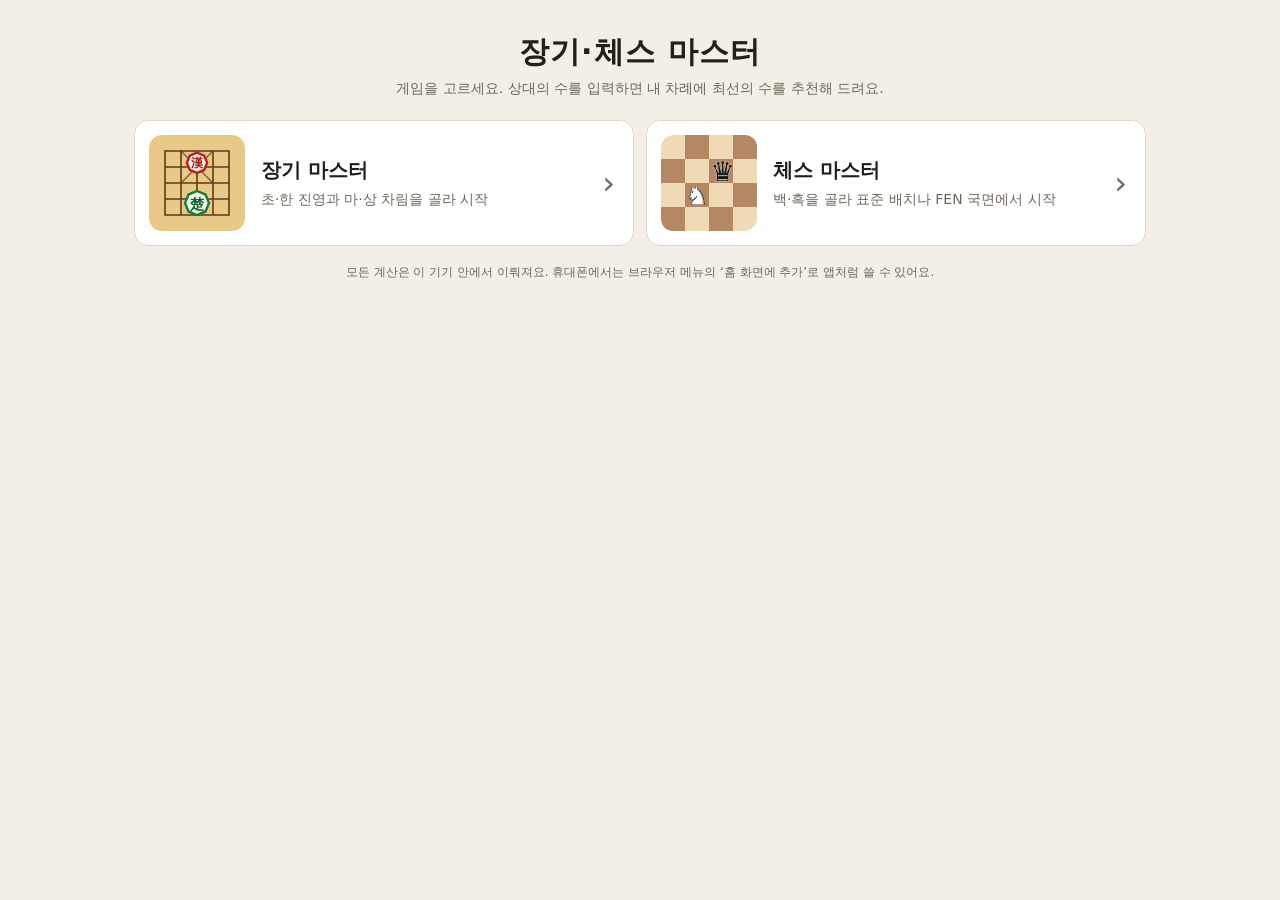
<file: index.html>
<!doctype html>
<html lang="ko">
<head>
<meta charset="utf-8">
<meta name="viewport" content="width=device-width, initial-scale=1, viewport-fit=cover">
<meta name="theme-color" content="#1f5f3a">
<meta name="apple-mobile-web-app-capable" content="yes">
<meta name="mobile-web-app-capable" content="yes">
<title>장기·체스 마스터</title>
<link rel="manifest" href="manifest.webmanifest">
<link rel="icon" href="icon.svg" type="image/svg+xml">
<link rel="apple-touch-icon" href="icon-192.png">
<link rel="stylesheet" href="style.css">
</head>
<body>
<div id="app">
  <header class="hero">
    <h1>장기·체스 마스터</h1>
    <p>게임을 고르세요. 상대의 수를 입력하면 내 차례에 최선의 수를 추천해 드려요.</p>
  </header>

  <nav class="games">
    <a class="game-card janggi" href="janggi.html">
      <svg class="game-art" viewBox="0 0 120 120" aria-hidden="true">
        <rect width="120" height="120" rx="16" fill="#e9c987"/>
        <g stroke="#5a3d1a" stroke-width="2" fill="none">
          <path d="M20 20H100V100H20Z M20 40H100 M20 60H100 M20 80H100 M40 20V100 M60 20V100 M80 20V100"/>
          <path d="M40 20L80 60 M80 20L40 60" opacity=".7"/>
        </g>
        <polygon points="60,70 70.6,74.4 75,85 70.6,95.6 60,100 49.4,95.6 45,85 49.4,74.4" fill="#eef8ea" stroke="#1f7a3a" stroke-width="3"/>
        <text x="60" y="86" font-size="18" font-weight="800" text-anchor="middle" dominant-baseline="central" fill="#14612b" font-family="serif">楚</text>
        <polygon points="60,22 69,25.7 72.7,34.7 69,43.7 60,47.4 51,43.7 47.3,34.7 51,25.7" fill="#fdeeea" stroke="#b3261e" stroke-width="3"/>
        <text x="60" y="35.5" font-size="15" font-weight="800" text-anchor="middle" dominant-baseline="central" fill="#a11d16" font-family="serif">漢</text>
      </svg>
      <div class="game-text">
        <h2>장기 마스터</h2>
        <p>초·한 진영과 마·상 차림을 골라 시작</p>
        <span class="saved" id="saved-janggi" hidden></span>
      </div>
      <span class="go" aria-hidden="true">›</span>
    </a>

    <a class="game-card chess" href="chess.html">
      <svg class="game-art" viewBox="0 0 120 120" aria-hidden="true">
        <rect width="120" height="120" rx="16" fill="#f0d9b5"/>
        <g fill="#b58863">
          <rect x="30" y="0" width="30" height="30"/><rect x="90" y="0" width="30" height="30"/>
          <rect x="0" y="30" width="30" height="30"/><rect x="60" y="30" width="30" height="30"/>
          <rect x="30" y="60" width="30" height="30"/><rect x="90" y="60" width="30" height="30"/>
          <rect x="0" y="90" width="30" height="30"/><rect x="60" y="90" width="30" height="30"/>
        </g>
        <text x="45" y="76" class="art-pc pc-wf">♞&#xFE0E;</text><text x="45" y="76" class="art-pc pc-wl">♘&#xFE0E;</text>
        <text x="77" y="46" class="art-pc pc-b">♛&#xFE0E;</text>
      </svg>
      <div class="game-text">
        <h2>체스 마스터</h2>
        <p>백·흑을 골라 표준 배치나 FEN 국면에서 시작</p>
        <span class="saved" id="saved-chess" hidden></span>
      </div>
      <span class="go" aria-hidden="true">›</span>
    </a>
  </nav>

  <p class="foot">모든 계산은 이 기기 안에서 이뤄져요. 휴대폰에서는 브라우저 메뉴의 ‘홈 화면에 추가’로 앱처럼 쓸 수 있어요.</p>
</div>
<script>
  (function () {
    const show = (key, id) => {
      try {
        const s = JSON.parse(localStorage.getItem(key));
        if (s && s.moves && s.moves.length) { const el = document.getElementById(id); el.textContent = `진행 중인 대국 ${s.moves.length}수`; el.hidden = false; }
      } catch (e) { /* 저장소를 못 쓰면 표시만 생략 */ }
    };
    show('janggi-master-v1', 'saved-janggi');
    show('chess-master-v1', 'saved-chess');
    if ('serviceWorker' in navigator && location.protocol.startsWith('http')) navigator.serviceWorker.register('sw.js').catch(() => {});
  })();
</script>
</body>
</html>
</file>
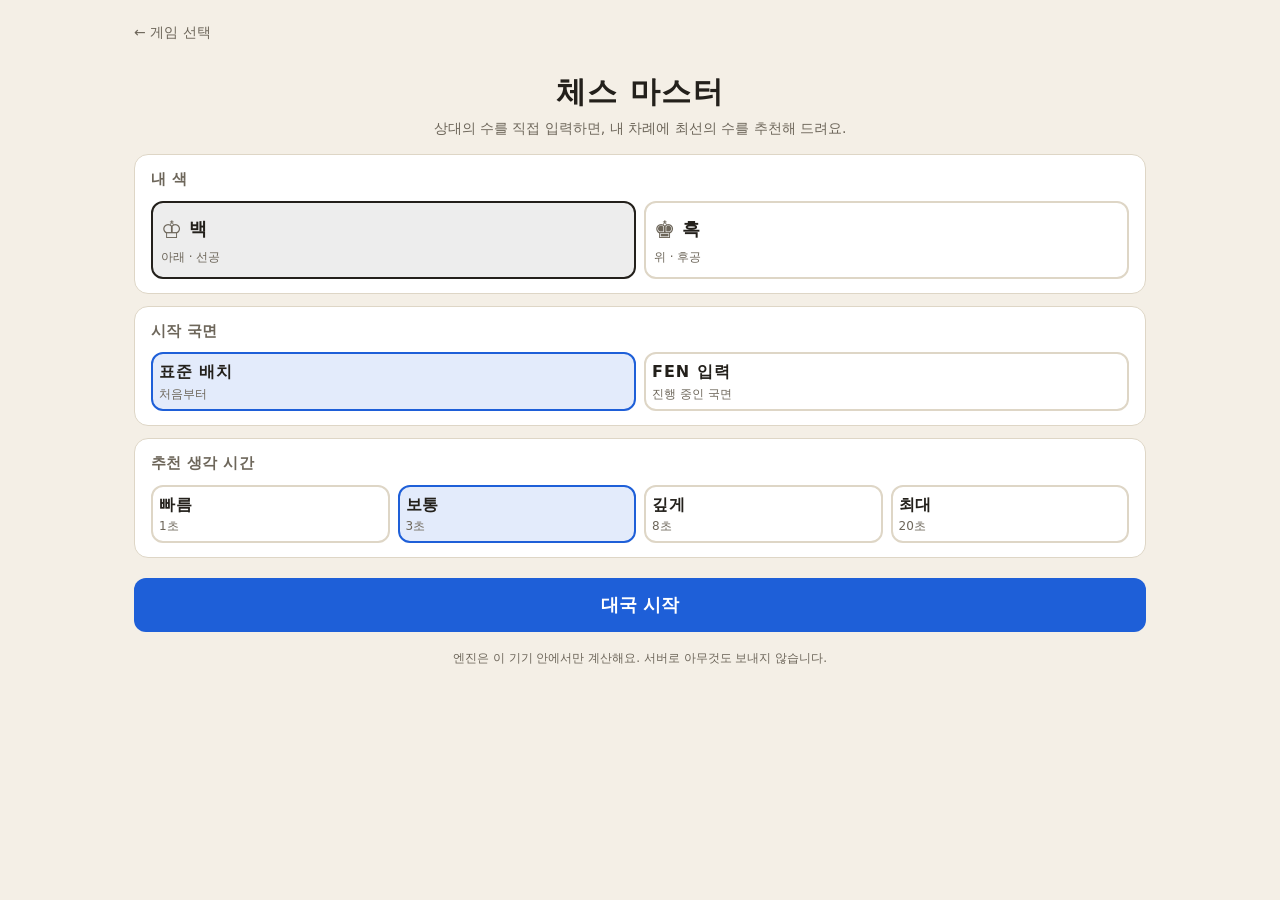
<file: chess.html>
<!doctype html>
<html lang="ko">
<head>
<meta charset="utf-8">
<meta name="viewport" content="width=device-width, initial-scale=1, viewport-fit=cover">
<meta name="theme-color" content="#1f5f3a">
<meta name="apple-mobile-web-app-capable" content="yes">
<meta name="mobile-web-app-capable" content="yes">
<title>체스 마스터</title>
<link rel="manifest" href="manifest.webmanifest">
<link rel="icon" href="icon.svg" type="image/svg+xml">
<link rel="apple-touch-icon" href="icon-192.png">
<link rel="stylesheet" href="style.css">
</head>
<body class="chess">
<div id="app">

  <!-- 시작 설정 -->
  <section id="setup" class="screen">
    <a class="back" href="index.html">← 게임 선택</a>
    <header class="hero">
      <h1>체스 마스터</h1>
      <p>상대의 수를 직접 입력하면, 내 차례에 최선의 수를 추천해 드려요.</p>
    </header>

    <div class="card">
      <h2>내 색</h2>
      <div class="seg" id="seg-me" role="radiogroup" aria-label="내 색">
        <button type="button" role="radio" data-v="1" class="white on"><b><span class="gl">♔&#xFE0E;</span> 백</b><span>아래 · 선공</span></button>
        <button type="button" role="radio" data-v="-1" class="black"><b><span class="gl">♚&#xFE0E;</span> 흑</b><span>위 · 후공</span></button>
      </div>
    </div>

    <div class="card">
      <h2>시작 국면</h2>
      <div class="seg small" id="seg-start" role="radiogroup" aria-label="시작 국면">
        <button type="button" role="radio" data-v="std" class="on"><b>표준 배치</b><span>처음부터</span></button>
        <button type="button" role="radio" data-v="fen"><b>FEN 입력</b><span>진행 중인 국면</span></button>
      </div>
      <div id="fen-box" hidden>
        <textarea id="fen-input" rows="2" spellcheck="false" autocapitalize="off" autocomplete="off" placeholder="예) r1bqkbnr/pppp1ppp/2n5/4p3/4P3/5N2/PPPP1PPP/RNBQKB1R w KQkq - 2 3"></textarea>
        <p class="hint" id="fen-msg">체스 사이트의 ‘FEN 복사’ 값을 붙여 넣으세요. 둘 차례도 FEN에 들어 있어요.</p>
      </div>
    </div>

    <div class="card">
      <h2>추천 생각 시간</h2>
      <div class="seg small" id="seg-time" role="radiogroup" aria-label="생각 시간">
        <button type="button" role="radio" data-v="1000"><b>빠름</b><span>1초</span></button>
        <button type="button" role="radio" data-v="3000" class="on"><b>보통</b><span>3초</span></button>
        <button type="button" role="radio" data-v="8000"><b>깊게</b><span>8초</span></button>
        <button type="button" role="radio" data-v="20000"><b>최대</b><span>20초</span></button>
      </div>
    </div>

    <button id="btn-start" class="primary big" type="button">대국 시작</button>
    <button id="btn-resume" class="ghost big" type="button" hidden>이어서 두기</button>
    <p class="foot">엔진은 이 기기 안에서만 계산해요. 서버로 아무것도 보내지 않습니다.</p>
  </section>

  <!-- 대국 화면 -->
  <section id="game" class="screen" hidden>
    <div id="turnbar" class="turnbar">
      <span id="turn-dot" class="dot"></span>
      <span id="turn-text"></span>
      <span id="turn-badge" class="badge" hidden></span>
    </div>

    <div class="board-wrap">
      <svg id="board" viewBox="0 0 480 480" role="img" aria-label="체스판"></svg>
    </div>

    <div class="side">
    <div class="bar three" id="controls">
      <button id="btn-undo" type="button">↶ 무르기</button>
      <button id="btn-flip" type="button">⇅ 뒤집기</button>
      <button id="btn-menu" type="button">☰ 메뉴</button>
    </div>

    <div class="card reco" id="reco" aria-live="polite"></div>

    <details class="card" id="history-card">
      <summary>기보 <small id="hist-count"></small></summary>
      <ol id="history" class="chess-hist"></ol>
    </details>

    <details class="card" id="settings-card">
      <summary>설정</summary>
      <div class="setting">
        <span>생각 시간</span>
        <select id="sel-time">
          <option value="1000">빠름 (1초)</option>
          <option value="3000">보통 (3초)</option>
          <option value="8000">깊게 (8초)</option>
          <option value="20000">최대 (20초)</option>
        </select>
      </div>
      <label class="setting"><span>상대 차례에도 예상 수 보기</span><input type="checkbox" id="chk-opp"></label>
      <div class="setting"><span>추천 후보 수</span>
        <select id="sel-pv"><option value="1">1개</option><option value="2">2개</option><option value="3" selected>3개</option></select>
      </div>
    </details>
    </div>
  </section>
</div>

<!-- 메뉴 -->
<dialog id="dlg-menu">
  <form method="dialog">
    <h3>메뉴</h3>
    <button value="new" class="primary">새 대국 설정으로 돌아가기</button>
    <button value="restart">같은 설정으로 다시 시작</button>
    <button value="fen">현재 국면 FEN 복사</button>
    <button value="pgn">기보(PGN) 복사</button>
    <button value="home">게임 선택 화면으로</button>
    <button value="close" class="ghost">닫기</button>
  </form>
</dialog>

<!-- 프로모션 선택 -->
<dialog id="dlg-promo">
  <form method="dialog">
    <h3>어떤 기물로 승격할까요?</h3>
    <div class="promo-row" id="promo-row"></div>
    <button value="cancel" class="ghost">취소</button>
  </form>
</dialog>

<div id="toast" class="toast" hidden></div>

<script src="chess-engine.js"></script>
<script src="chess-app.js"></script>
</body>
</html>
</file>
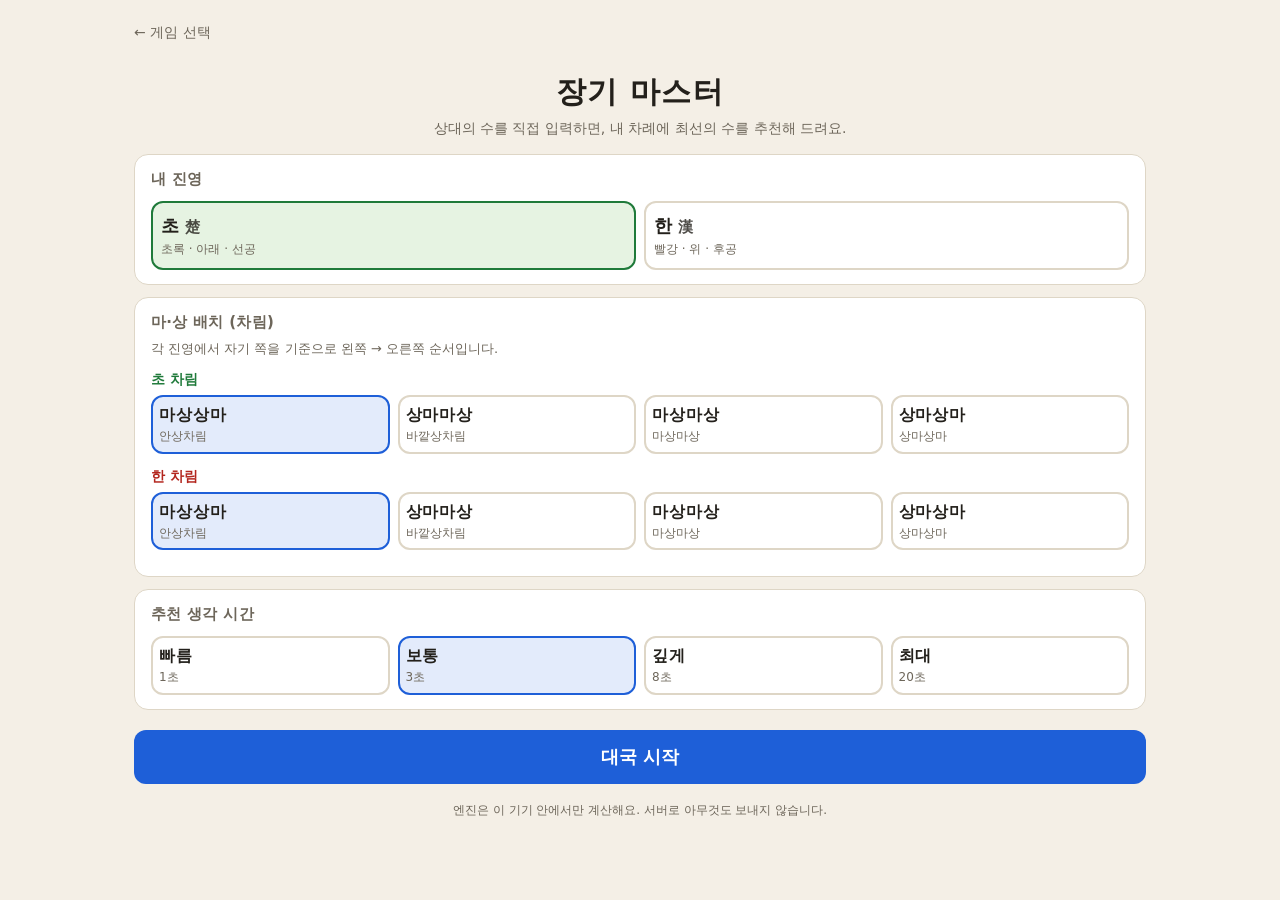
<file: janggi.html>
<!doctype html>
<html lang="ko">
<head>
<meta charset="utf-8">
<meta name="viewport" content="width=device-width, initial-scale=1, viewport-fit=cover">
<meta name="theme-color" content="#1f5f3a">
<meta name="apple-mobile-web-app-capable" content="yes">
<meta name="mobile-web-app-capable" content="yes">
<title>장기 마스터</title>
<link rel="manifest" href="manifest.webmanifest">
<link rel="icon" href="icon.svg" type="image/svg+xml">
<link rel="apple-touch-icon" href="icon-192.png">
<link rel="stylesheet" href="style.css">
</head>
<body>
<div id="app">

  <!-- 시작 설정 -->
  <section id="setup" class="screen">
    <a class="back" href="index.html">← 게임 선택</a>
    <header class="hero">
      <h1>장기 마스터</h1>
      <p>상대의 수를 직접 입력하면, 내 차례에 최선의 수를 추천해 드려요.</p>
    </header>

    <div class="card">
      <h2>내 진영</h2>
      <div class="seg" id="seg-me" role="radiogroup" aria-label="내 진영">
        <button type="button" role="radio" data-v="1" class="cho on"><b>초 <small>楚</small></b><span>초록 · 아래 · 선공</span></button>
        <button type="button" role="radio" data-v="-1" class="han"><b>한 <small>漢</small></b><span>빨강 · 위 · 후공</span></button>
      </div>
    </div>

    <div class="card">
      <h2>마·상 배치 (차림)</h2>
      <p class="hint">각 진영에서 자기 쪽을 기준으로 왼쪽 → 오른쪽 순서입니다.</p>
      <div class="form-row">
        <label class="lab cho-t">초 차림</label>
        <div class="seg small" id="seg-cho" role="radiogroup" aria-label="초 차림"></div>
      </div>
      <div class="form-row">
        <label class="lab han-t">한 차림</label>
        <div class="seg small" id="seg-han" role="radiogroup" aria-label="한 차림"></div>
      </div>
    </div>

    <div class="card">
      <h2>추천 생각 시간</h2>
      <div class="seg small" id="seg-time" role="radiogroup" aria-label="생각 시간">
        <button type="button" role="radio" data-v="1000"><b>빠름</b><span>1초</span></button>
        <button type="button" role="radio" data-v="3000" class="on"><b>보통</b><span>3초</span></button>
        <button type="button" role="radio" data-v="8000"><b>깊게</b><span>8초</span></button>
        <button type="button" role="radio" data-v="20000"><b>최대</b><span>20초</span></button>
      </div>
    </div>

    <button id="btn-start" class="primary big" type="button">대국 시작</button>
    <button id="btn-resume" class="ghost big" type="button" hidden>이어서 두기</button>
    <p class="foot">엔진은 이 기기 안에서만 계산해요. 서버로 아무것도 보내지 않습니다.</p>
  </section>

  <!-- 대국 화면 -->
  <section id="game" class="screen" hidden>
    <div id="turnbar" class="turnbar">
      <span id="turn-dot" class="dot"></span>
      <span id="turn-text"></span>
      <span id="turn-badge" class="badge" hidden></span>
    </div>

    <div class="board-wrap">
      <svg id="board" viewBox="0 0 520 576" role="img" aria-label="장기판"></svg>
    </div>

    <div class="side">
    <div class="bar" id="controls">
      <button id="btn-undo" type="button">↶ 무르기</button>
      <button id="btn-pass" type="button">한수쉼</button>
      <button id="btn-flip" type="button">⇅ 뒤집기</button>
      <button id="btn-menu" type="button">☰ 메뉴</button>
    </div>

    <div class="card reco" id="reco" aria-live="polite"></div>

    <details class="card" id="history-card">
      <summary>기보 <small id="hist-count"></small></summary>
      <ol id="history"></ol>
    </details>

    <details class="card" id="settings-card">
      <summary>설정</summary>
      <div class="setting">
        <span>생각 시간</span>
        <select id="sel-time">
          <option value="1000">빠름 (1초)</option>
          <option value="3000">보통 (3초)</option>
          <option value="8000">깊게 (8초)</option>
          <option value="20000">최대 (20초)</option>
        </select>
      </div>
      <label class="setting"><span>상대 차례에도 예상 수 보기</span><input type="checkbox" id="chk-opp"></label>
      <div class="setting"><span>추천 후보 수</span>
        <select id="sel-pv"><option value="1">1개</option><option value="2">2개</option><option value="3" selected>3개</option></select>
      </div>
    </details>
    </div>
  </section>
</div>

<!-- 메뉴 다이얼로그 -->
<dialog id="dlg-menu">
  <form method="dialog">
    <h3>메뉴</h3>
    <button id="menu-new" class="primary" value="new">새 대국 설정으로 돌아가기</button>
    <button id="menu-restart" value="restart">같은 설정으로 다시 시작</button>
    <button value="home">게임 선택 화면으로</button>
    <button value="close" class="ghost">닫기</button>
  </form>
</dialog>

<script src="janggi-engine.js"></script>
<script src="janggi-app.js"></script>
</body>
</html>
</file>
<file: style.css>
:root {
  --bg: #f4efe6;
  --panel: #ffffff;
  --ink: #23201b;
  --muted: #6d665a;
  --line: #ded6c6;
  --cho: #1f7a3a;
  --cho-bg: #e6f3e2;
  --han: #b3261e;
  --han-bg: #fbe6e2;
  --accent: #1e5fd8;
  --accent-ink: #ffffff;
  --gold: #e8a100;
  --radius: 14px;
  --board-wood: #e9c987;
  --board-line: #5a3d1a;
}
@media (prefers-color-scheme: dark) {
  :root {
    --bg: #161512;
    --panel: #221f1a;
    --ink: #f1ece2;
    --muted: #a39a89;
    --line: #38332a;
    --cho: #58c27a;
    --cho-bg: #1c3324;
    --han: #ff7a70;
    --han-bg: #3a1e1b;
    --accent: #6b9cff;
    --accent-ink: #0b1a3a;
    --board-wood: #c9a566;
    --board-line: #3b2811;
  }
}
* { box-sizing: border-box; -webkit-tap-highlight-color: transparent; }
html { -webkit-text-size-adjust: 100%; }
body {
  margin: 0; background: var(--bg); color: var(--ink);
  font: 16px/1.45 system-ui, -apple-system, "Segoe UI", "Malgun Gothic", "Apple SD Gothic Neo", "Noto Sans KR", sans-serif;
  padding: env(safe-area-inset-top) env(safe-area-inset-right) env(safe-area-inset-bottom) env(safe-area-inset-left);
}
#app { max-width: 620px; margin: 0 auto; padding: 12px 14px 32px; }
[hidden] { display: none !important; }
button { font: inherit; color: inherit; touch-action: manipulation; }

/* ---------- 공통 ---------- */
.card { background: var(--panel); border: 1px solid var(--line); border-radius: var(--radius); padding: 14px 16px; margin: 12px 0; }
.card h2 { margin: 0 0 10px; font-size: 15px; letter-spacing: .02em; color: var(--muted); font-weight: 600; }
.hint { margin: -4px 0 10px; font-size: 13px; color: var(--muted); }
.hero { text-align: center; padding: 18px 0 4px; }
.hero h1 { margin: 0 0 4px; font-size: 30px; letter-spacing: .04em; }
.hero p { margin: 0; color: var(--muted); font-size: 14px; }
.foot { text-align: center; color: var(--muted); font-size: 12px; margin-top: 18px; }

button.primary, button.ghost, .bar button, dialog button {
  border-radius: 12px; border: 1px solid var(--line); background: var(--panel);
  padding: 10px 14px; cursor: pointer; min-height: 44px;
}
button.primary { background: var(--accent); color: var(--accent-ink); border-color: transparent; font-weight: 700; }
button.ghost { background: transparent; }
button.big { width: 100%; font-size: 18px; min-height: 54px; margin-top: 8px; }
button:disabled { opacity: .4; cursor: not-allowed; }
button:focus-visible, select:focus-visible, summary:focus-visible { outline: 3px solid var(--accent); outline-offset: 2px; }

/* ---------- 설정 화면: 세그먼트 ---------- */
.seg { display: grid; grid-template-columns: repeat(2, 1fr); gap: 8px; }
.seg button {
  border: 2px solid var(--line); background: transparent; border-radius: 12px;
  padding: 10px 8px; text-align: center; cursor: pointer; display: flex; flex-direction: column; gap: 2px; min-height: 58px; justify-content: center;
}
.seg button b { font-size: 18px; }
.seg button b small { font-size: 15px; opacity: .8; }
.seg button span { font-size: 12px; color: var(--muted); }
.seg button.on { border-color: var(--accent); background: color-mix(in srgb, var(--accent) 12%, transparent); }
.seg button.cho.on { border-color: var(--cho); background: var(--cho-bg); }
.seg button.han.on { border-color: var(--han); background: var(--han-bg); }
.seg.small { grid-template-columns: repeat(auto-fit, minmax(72px, 1fr)); }
.seg.small button { min-height: 50px; padding: 6px; }
.seg.small button b { font-size: 16px; letter-spacing: .06em; white-space: nowrap; }
#seg-cho, #seg-han { grid-template-columns: repeat(2, 1fr); }
@media (min-width: 520px) { #seg-cho, #seg-han { grid-template-columns: repeat(4, 1fr); } }
.form-row { margin: 8px 0 12px; }
.lab { display: block; font-weight: 700; font-size: 14px; margin-bottom: 6px; }
.cho-t { color: var(--cho); } .han-t { color: var(--han); }

/* ---------- 대국 화면 ---------- */
.turnbar {
  display: flex; align-items: center; gap: 8px; padding: 10px 14px; border-radius: var(--radius);
  background: var(--panel); border: 1px solid var(--line); font-weight: 700; min-height: 48px;
}
.turnbar .dot { width: 14px; height: 14px; border-radius: 50%; background: var(--cho); flex: none; }
.turnbar.han .dot { background: var(--han); }
.turnbar .badge { margin-left: auto; padding: 2px 10px; border-radius: 99px; font-size: 13px; background: var(--han); color: #fff; }
.turnbar .badge.info { background: var(--accent); color: var(--accent-ink); }
.turnbar .badge.end { background: var(--ink); color: var(--bg); }
.board-wrap { margin: 10px 0; }
#board { display: block; width: 100%; width: min(100%, max(300px, calc((100dvh - 130px) * 0.9028))); height: auto; margin: 0 auto; user-select: none; -webkit-user-select: none; touch-action: manipulation; border-radius: 10px; }
.bar { display: grid; grid-template-columns: repeat(4, 1fr); gap: 8px; }
.bar button { padding: 8px 4px; font-size: 14px; }

/* ---------- 추천 패널 ---------- */
.reco { padding: 12px 14px; }
.reco .title { display: flex; align-items: baseline; gap: 8px; margin-bottom: 8px; }
.reco .title h2 { margin: 0; color: var(--ink); font-size: 16px; }
.reco .title .meta { margin-left: auto; font-size: 12px; color: var(--muted); }
.reco .msg { color: var(--muted); font-size: 14px; }
.spinner { display: inline-block; width: 12px; height: 12px; border: 2px solid var(--line); border-top-color: var(--accent); border-radius: 50%; animation: spin 0.8s linear infinite; vertical-align: -1px; margin-right: 6px; }
@keyframes spin { to { transform: rotate(360deg); } }
@media (prefers-reduced-motion: reduce) { .spinner { animation: none; } }

.cand { display: grid; grid-template-columns: 28px 1fr auto; gap: 4px 10px; align-items: center; padding: 10px 0; border-top: 1px solid var(--line); }
.cand:first-of-type { border-top: 0; }
.cand .rank { width: 26px; height: 26px; border-radius: 50%; background: var(--line); color: var(--ink); display: grid; place-items: center; font-weight: 800; font-size: 13px; }
.cand.best .rank { background: var(--gold); color: #1b1300; }
.cand .mv { font-weight: 700; font-size: 17px; }
.cand .mv .cap { color: var(--han); font-size: 13px; margin-left: 4px; }
.cand .score { font-variant-numeric: tabular-nums; font-weight: 700; font-size: 14px; padding: 2px 8px; border-radius: 99px; background: var(--line); }
.cand .score.pos { background: var(--cho-bg); color: var(--cho); }
.cand .score.neg { background: var(--han-bg); color: var(--han); }
.cand .pv { grid-column: 2 / 3; font-size: 12.5px; color: var(--muted); }
.cand .play { grid-column: 3 / 4; grid-row: 2; }
.cand .play button { min-height: 36px; padding: 4px 12px; font-size: 14px; border-radius: 10px; border: 1px solid var(--accent); background: transparent; color: var(--accent); cursor: pointer; }
.cand.best .play button { background: var(--accent); color: var(--accent-ink); font-weight: 700; }
.evalbar { height: 8px; border-radius: 4px; background: var(--han-bg); overflow: hidden; margin: 2px 0 10px; display: flex; }
.evalbar i { display: block; background: var(--cho); transition: width .25s; }
.evalbar.han-me i { background: var(--han); }
.evalbar.han-me { background: var(--cho-bg); }

details.card summary { cursor: pointer; font-weight: 600; min-height: 28px; }
details.card summary small { color: var(--muted); font-weight: 400; }
#history { margin: 10px 0 0; padding: 0; list-style: none; display: grid; grid-template-columns: 1fr 1fr; gap: 4px 12px; font-size: 14px; max-height: 260px; overflow: auto; }
#history li { display: flex; gap: 6px; }
#history li .n { color: var(--muted); width: 26px; text-align: right; flex: none; font-variant-numeric: tabular-nums; }
#history li.cho .t { color: var(--cho); } #history li.han .t { color: var(--han); }
.setting { display: flex; align-items: center; justify-content: space-between; gap: 12px; padding: 10px 0; border-top: 1px solid var(--line); }
.setting:first-of-type { border-top: 0; }
.setting select { font: inherit; padding: 8px; border-radius: 8px; border: 1px solid var(--line); background: var(--panel); color: var(--ink); min-height: 40px; }
.setting input[type=checkbox] { width: 22px; height: 22px; }

/* ---------- 메뉴 ---------- */
dialog { border: 1px solid var(--line); border-radius: 16px; background: var(--panel); color: var(--ink); padding: 18px; width: min(92vw, 360px); }
dialog::backdrop { background: rgba(0,0,0,.45); }
dialog h3 { margin: 0 0 12px; }
dialog form { display: grid; gap: 8px; }

/* ---------- SVG 보드 ---------- */
.b-bg { fill: var(--board-wood); }
.b-line { stroke: var(--board-line); stroke-width: 1.6; fill: none; stroke-linecap: round; }
.b-frame { stroke: var(--board-line); stroke-width: 3; fill: none; }
.b-axis { fill: var(--board-line); font-size: 11px; font-family: system-ui, sans-serif; text-anchor: middle; dominant-baseline: central; opacity: .8; }
.p-body.cho { fill: #eef8ea; stroke: #1f7a3a; } .p-body.han { fill: #fdeeea; stroke: #b3261e; }
.p-body { stroke-width: 2.5; }
.p-ring.cho { stroke: #1f7a3a; } .p-ring.han { stroke: #b3261e; }
.p-ring { fill: none; stroke-width: 1; opacity: .55; }
.p-text { font-family: "Noto Serif KR", "Batang", "Songti SC", "Noto Serif CJK KR", "MS Mincho", serif; font-weight: 800; text-anchor: middle; dominant-baseline: central; }
.p-text.cho { fill: #14612b; } .p-text.han { fill: #a11d16; }
.hl-sel { fill: rgba(30, 95, 216, .22); stroke: #1e5fd8; stroke-width: 3; }
.hl-last { fill: rgba(255, 214, 0, .32); stroke: none; }
.hl-check { fill: rgba(230, 40, 30, .35); stroke: #e62a1e; stroke-width: 2; }
.hl-dot { fill: rgba(30, 95, 216, .8); }
.hl-cap { fill: none; stroke: rgba(230, 40, 30, .9); stroke-width: 4; }
.arrow { pointer-events: none; }
.arrow-1 { stroke: #e08a00; fill: #e08a00; }
.arrow-2 { stroke: #2b6cb0; fill: #2b6cb0; }
.arrow-3 { stroke: #7a4fb0; fill: #7a4fb0; }
.badge-n { pointer-events: none; }
.badge-n circle { stroke: #fff; stroke-width: 2; }
.badge-n text { fill: #fff; font: 800 13px system-ui, sans-serif; text-anchor: middle; dominant-baseline: central; }

@media (min-width: 900px) {
  #app { max-width: 1040px; }
  #game { display: grid; grid-template-columns: minmax(0, 1fr) 380px; column-gap: 20px; align-items: start; }
  #game .turnbar { grid-column: 1 / -1; }
  #game .board-wrap { grid-column: 1; margin: 0; }
  #game .side { grid-column: 2; }
  #game .side > :first-child { margin-top: 0; }
}
.side > .card:first-of-type { margin-top: 12px; }
.side .bar { margin-top: 0; }

/* ---------- 공통: 뒤로 가기 / 알림 ---------- */
a.back { display: inline-flex; align-items: center; min-height: 40px; color: var(--muted); text-decoration: none; font-size: 14px; }
a.back:hover { color: var(--ink); }
.toast { position: fixed; left: 50%; bottom: calc(24px + env(safe-area-inset-bottom)); transform: translateX(-50%); background: var(--ink); color: var(--bg); padding: 10px 16px; border-radius: 99px; font-size: 14px; z-index: 10; }
.hint.err { color: var(--han); }

/* ---------- 첫 화면: 게임 선택 ---------- */
.games { display: grid; gap: 12px; margin-top: 18px; }
.game-card {
  display: grid; grid-template-columns: 96px 1fr auto; gap: 16px; align-items: center;
  background: var(--panel); border: 1px solid var(--line); border-radius: var(--radius);
  padding: 14px; color: inherit; text-decoration: none; min-height: 124px;
}
.game-card:hover { border-color: var(--accent); }
.game-card:focus-visible { outline: 3px solid var(--accent); outline-offset: 2px; }
.game-art { width: 96px; height: 96px; border-radius: 12px; display: block; }
.game-text h2 { margin: 0 0 4px; font-size: 20px; }
.game-text p { margin: 0; color: var(--muted); font-size: 14px; }
.game-text .saved { display: inline-block; margin-top: 8px; font-size: 12px; font-weight: 700; padding: 2px 10px; border-radius: 99px; background: var(--accent); color: var(--accent-ink); }
.game-card .go { font-size: 32px; color: var(--muted); padding-right: 4px; }
.art-pc { font-size: 34px; text-anchor: middle; dominant-baseline: central; }
@media (min-width: 700px) { .games { grid-template-columns: 1fr 1fr; } }

/* ---------- 체스 ---------- */
.gl, .fig, .pc, .art-pc, .promo-row button { font-family: "Segoe UI Symbol", "Noto Sans Symbols 2", "Noto Sans Symbols", "Apple Symbols", "DejaVu Sans", sans-serif; }
.fig { font-size: 1.1em; line-height: 1; }
.seg button.white.on { border-color: var(--ink); background: color-mix(in srgb, var(--ink) 8%, transparent); }
.seg button.black.on { border-color: var(--ink); background: color-mix(in srgb, var(--ink) 16%, transparent); }
.seg button .gl { font-weight: 400; font-size: 24px; vertical-align: -3px; }
#fen-box { margin-top: 10px; }
#fen-box textarea { width: 100%; font: 13px/1.4 ui-monospace, Consolas, monospace; padding: 10px; border-radius: 10px; border: 1px solid var(--line); background: var(--bg); color: var(--ink); resize: vertical; }
#fen-box .hint { margin: 6px 0 0; }
.bar.three { grid-template-columns: repeat(3, 1fr); }
.turnbar.w .dot { background: #fff; border: 2px solid #333; }
.turnbar.b .dot { background: #111; border: 2px solid #999; }
body.chess #board { width: 100%; width: min(100%, max(300px, calc(100dvh - 130px))); }
.sq-l { fill: #f0d9b5; } .sq-d { fill: #b58863; }
.coord { font: 700 11px system-ui, sans-serif; pointer-events: none; }
.coord.on-l { fill: #b58863; } .coord.on-d { fill: #f0d9b5; }
.pc { font-size: 50px; text-anchor: middle; dominant-baseline: central; pointer-events: none; }
.pc-wf { fill: #fff; }
.pc-wl { fill: #111; }
.pc-b { fill: #151515; stroke: rgba(255, 255, 255, .55); stroke-width: 1.2px; paint-order: stroke; }
.hl-sel-sq { fill: rgba(20, 110, 60, .5); }
.hl-check-c { fill: rgba(230, 30, 20, .55); filter: blur(4px); }
.hl-dot-c { fill: rgba(20, 60, 30, .35); }
.hl-cap-c { fill: none; stroke: rgba(20, 60, 30, .4); stroke-width: 5; }
.chess-eval { background: #2a2a2a; }
.chess-eval i { background: #f4f4f4; }
.chess-hist { grid-template-columns: 1fr !important; }
.chess-hist li { display: grid !important; grid-template-columns: 34px 1fr 1fr; gap: 8px; }
.chess-hist li .n { width: auto !important; }
.promo-row { display: grid; grid-template-columns: repeat(4, 1fr); gap: 8px; }
.promo-row button { font-size: 40px; min-height: 64px; padding: 0; line-height: 1; }
.promo-row button.pw { color: #111; }
</file>
